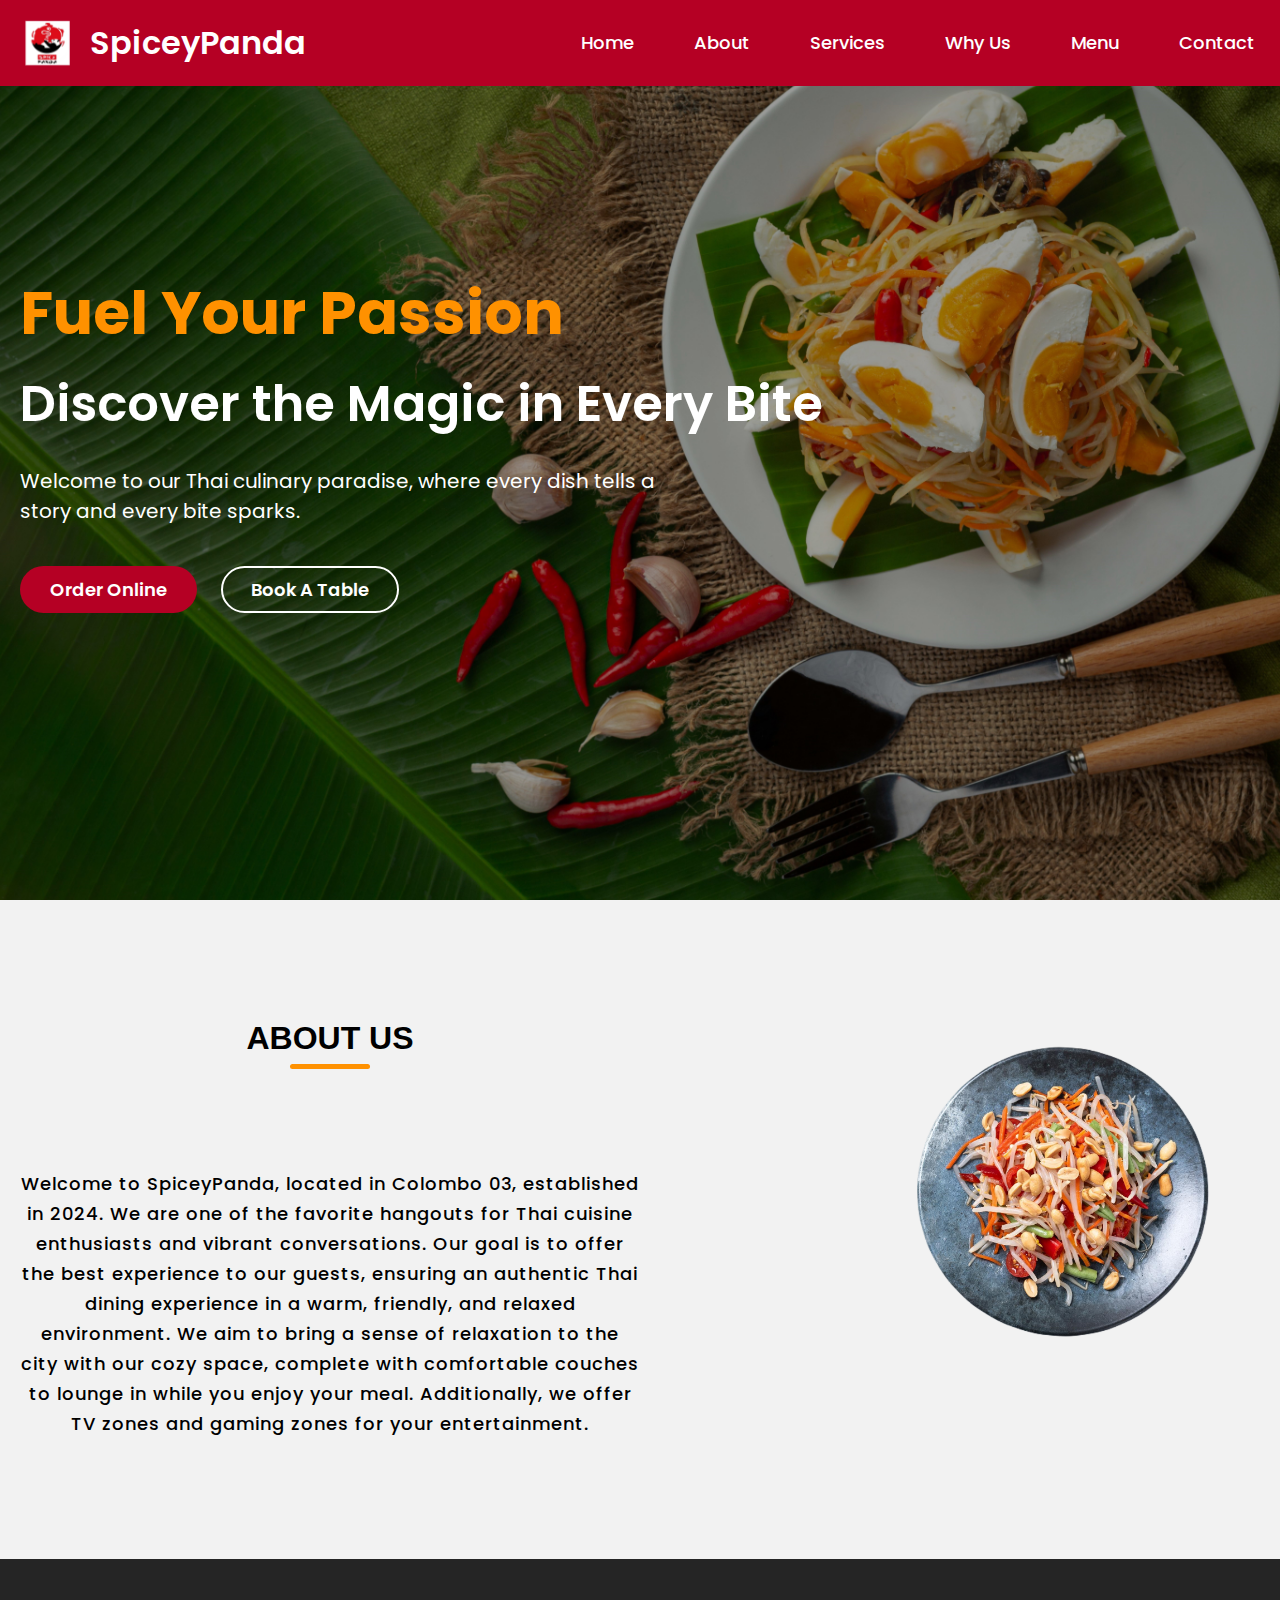
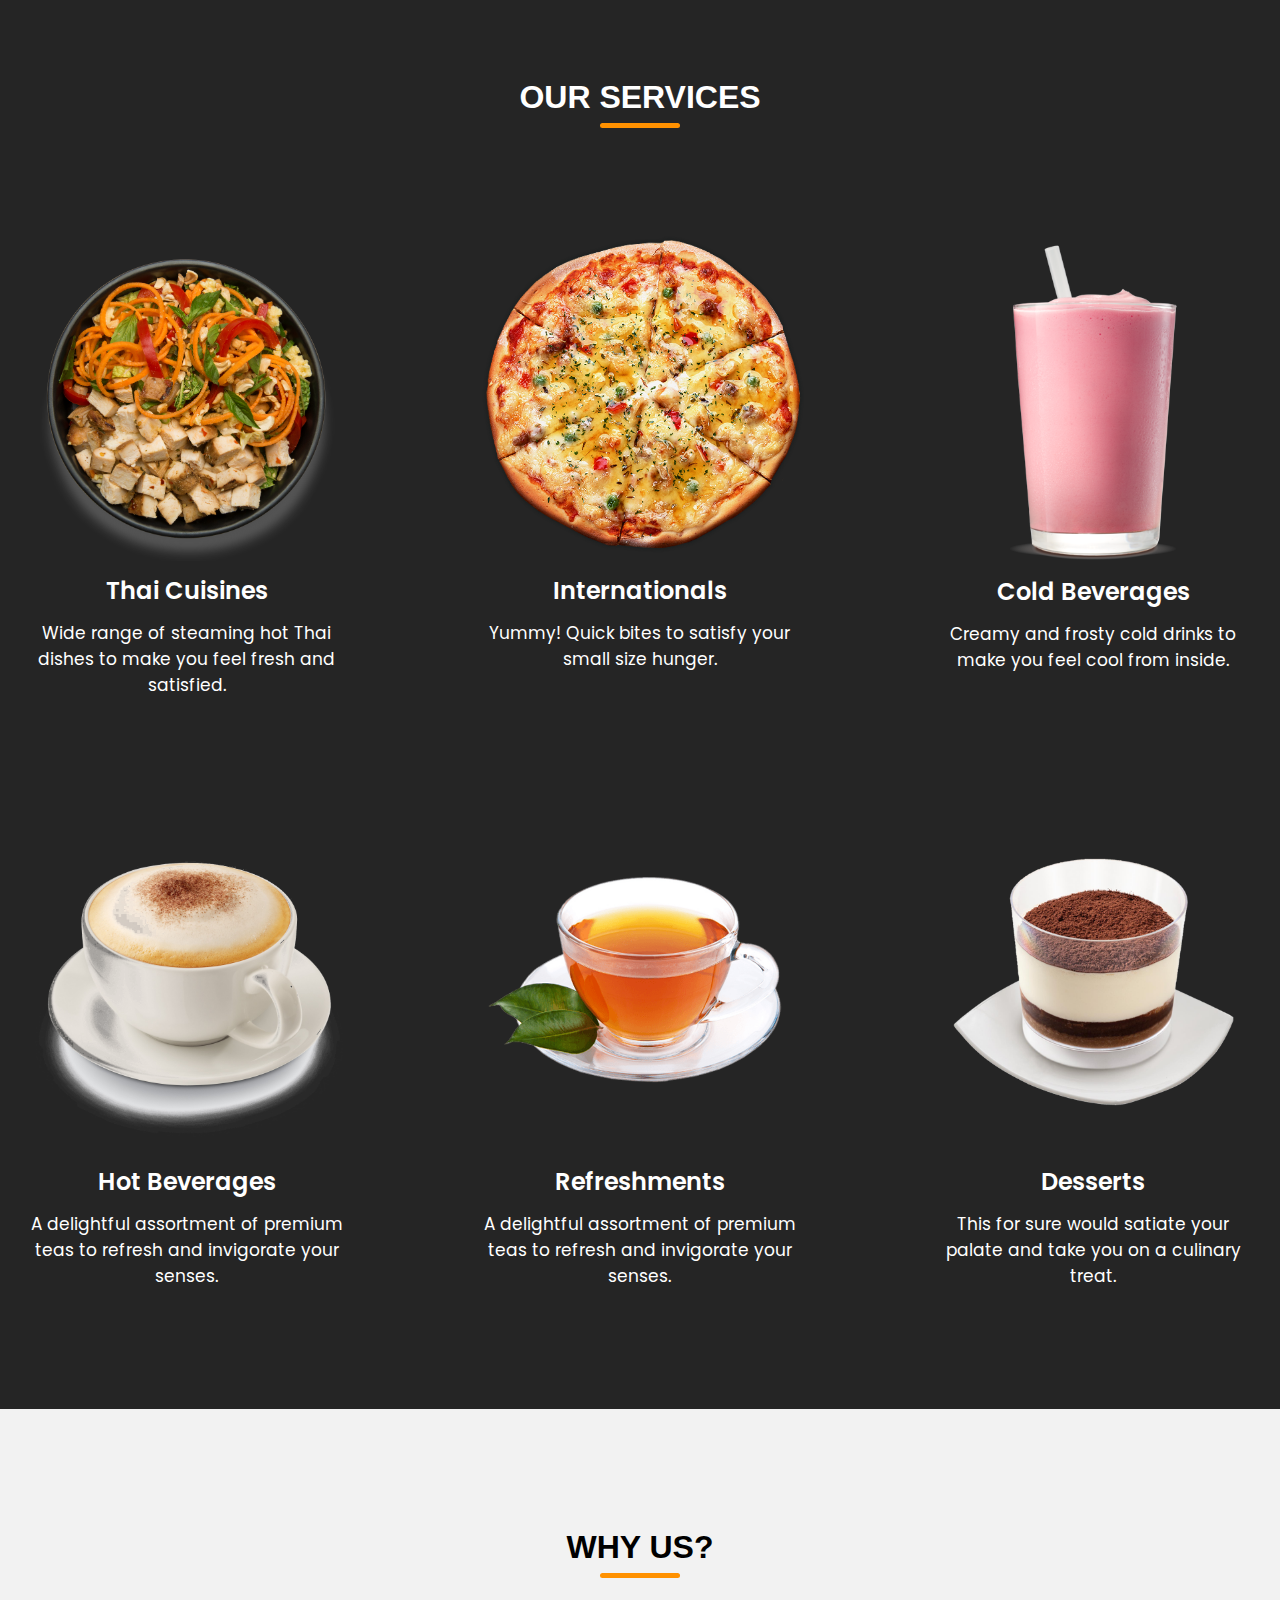
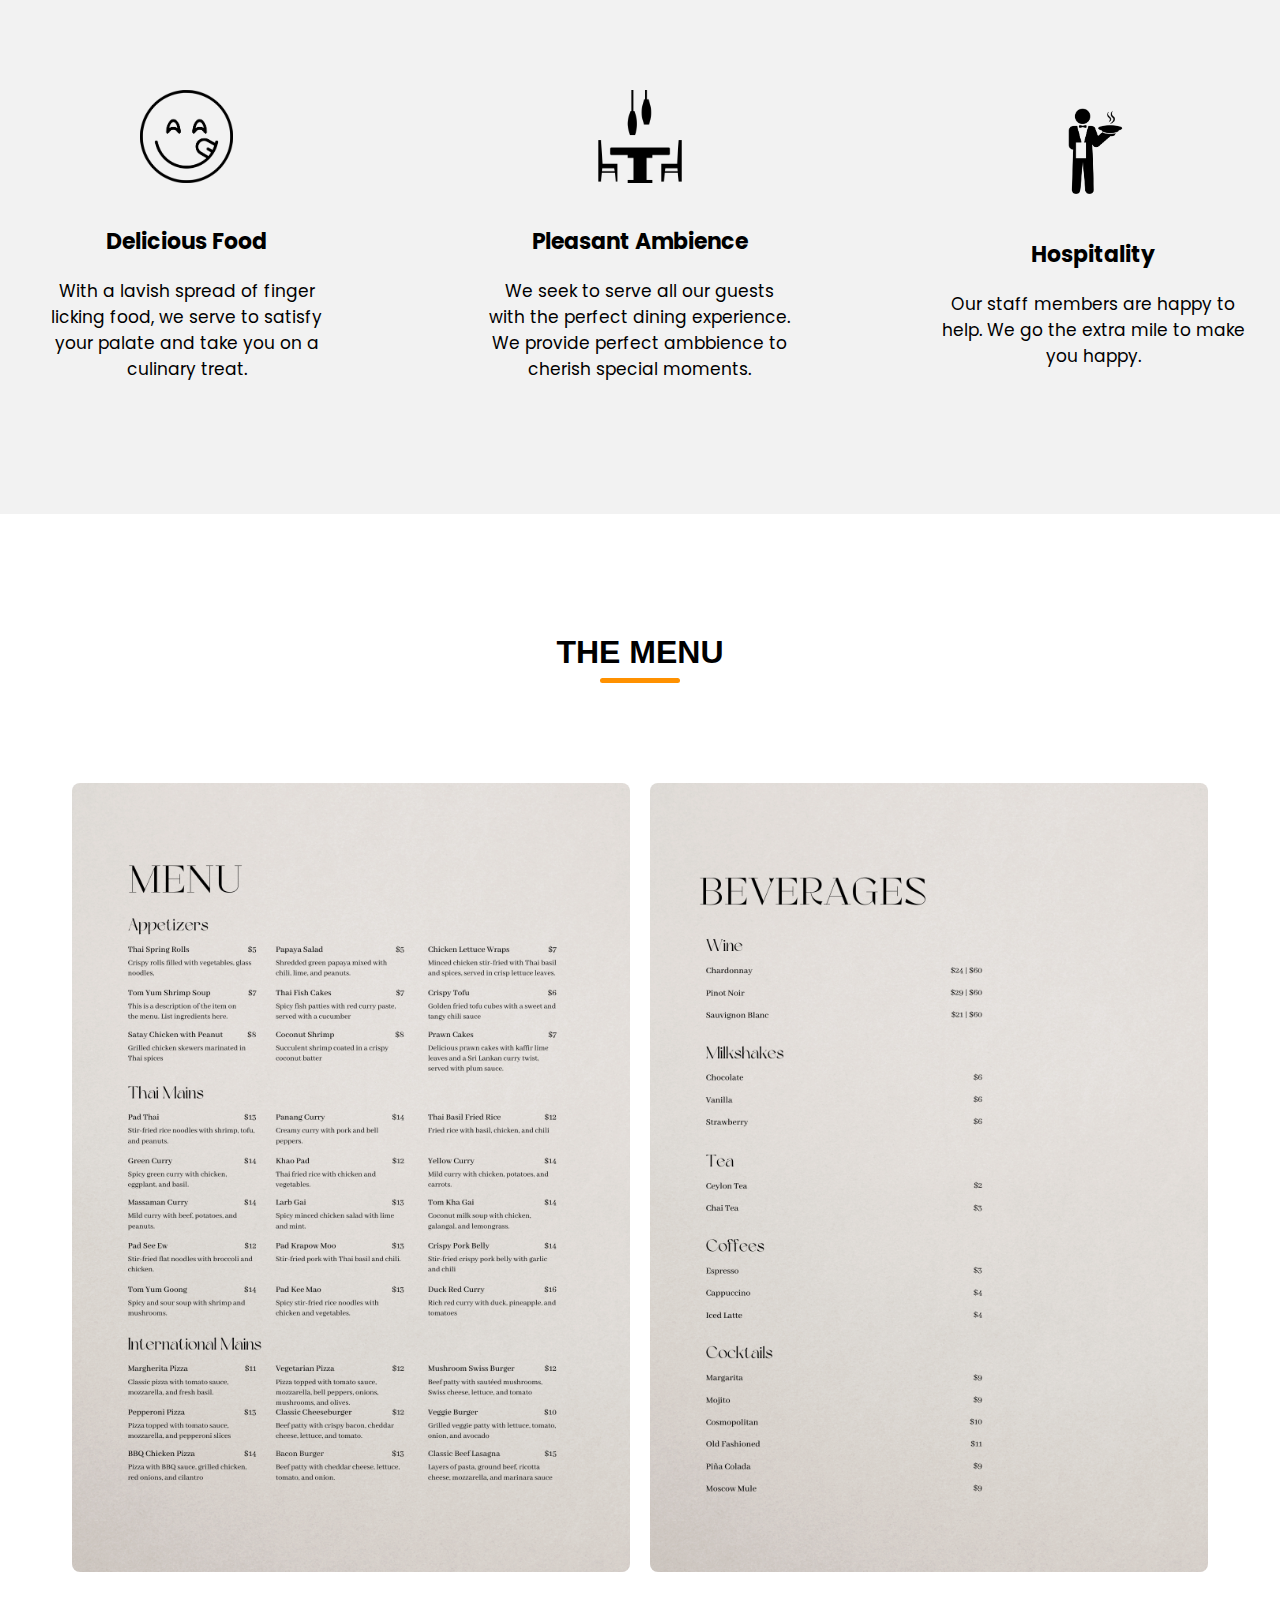
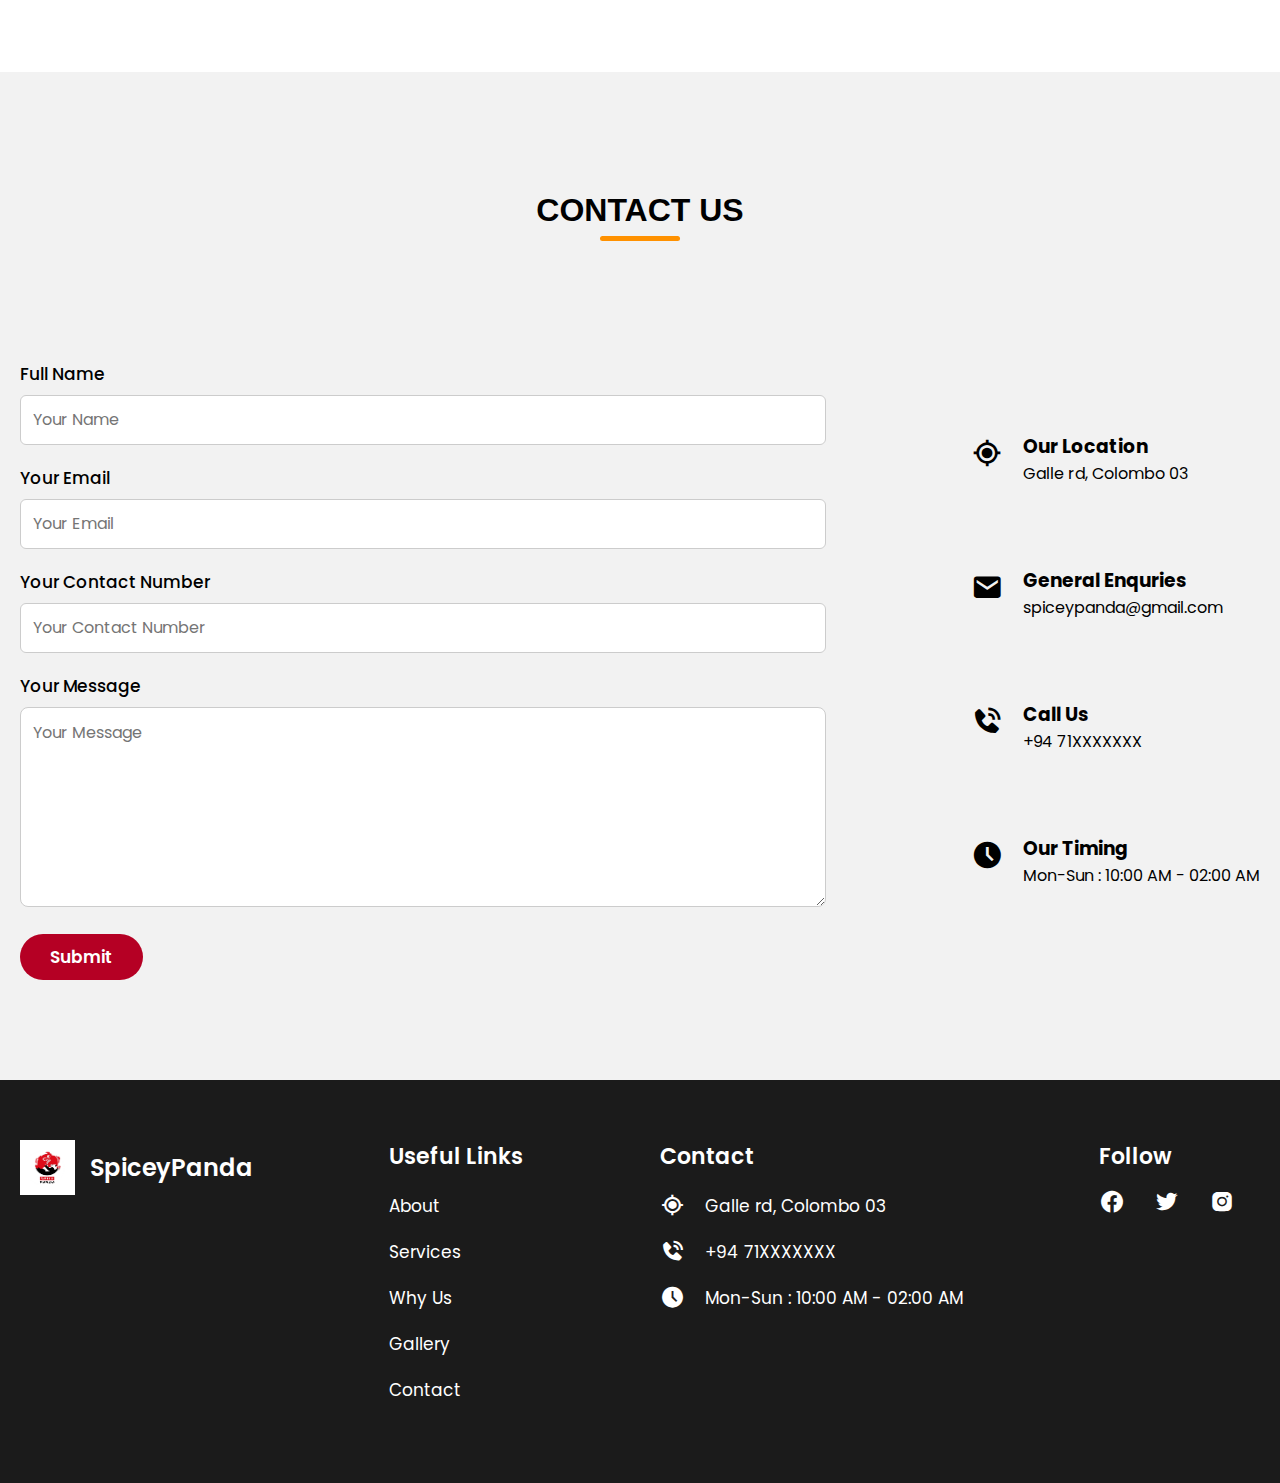
<file: index.html>
<!DOCTYPE html>
<!-- Source Codes By CodingNepal - www.codingnepalweb.com -->
<html lang="en">
  <head>
    <meta charset="UTF-8" />
    <meta name="viewport" content="width=device-width, initial-scale=1.0" />
    <title>SpiceyPanda/home</title>
    <!-- CSS Link -->
    <link rel="stylesheet" href="index.css" />
    <!-- Box Icon Link for Icons -->
    <link
      href="https://unpkg.com/boxicons@2.1.4/css/boxicons.min.css"
      rel="stylesheet"
    />
    <link rel="stylesheet" href="https://cdnjs.cloudflare.com/ajax/libs/font-awesome/4.7.0/css/font-awesome.min.css">

    <script src="index.js" defer></script>
  </head>
  <body>
    <!-- Header & Navbar Section -->
    <header>
      <nav>
        <div class="nav_logo">
          <a href="#">
            <img src="images/spicepanda.png" alt="Coffee Logo" />
            <h2>SpiceyPanda</h2>
          </a>
        </div>

        <input type="checkbox" id="click" />
        <label for="click">
          <i class="menu_btn bx bx-menu"></i>
          <i class="close_btn bx bx-x"></i>
        </label>

        <ul>
          <li><a href="#">Home</a></li>
          <li><a href="#about">About</a></li>
          <li><a href="#service">Services</a></li>
          <li><a href="#why">Why Us</a></li>
          <li><a href="#gallery">Menu</a></li>
          <li><a href="#contact">Contact</a></li>
        </ul>
      </nav>
    </header>

    <!-- Hero Section -->
    <section class="hero_section">
      <div class="section_container">
        <div class="hero_container">
          <div class="text_section">
            <h1>Fuel Your Passion</h1>
            <h2>Discover the Magic in Every Bite</h2>
            <p>
              Welcome to our Thai culinary paradise, where every dish tells a story and every bite sparks.
            </p>

            <div class="hero_section_button">
              <a href="login.html" class="button" target="_blank">Order Online</a>
              <button class="button" id="bookTableBtn">Book A Table</button>
            </div>
          </div>


        </div>
      </div>
    </section>

    <!-- About Us Section -->
    <section class="about_us" id="about">
      <div class="section_container">
        <div class="about_container">
          <div class="text_section">
            <h2 class="section_title">About Us</h2>
            <p>
              Welcome to SpiceyPanda, located in Colombo 03, established in 2024. We are one of the favorite hangouts for Thai cuisine enthusiasts and vibrant conversations. Our goal is to offer the best experience to our guests, ensuring an authentic Thai dining experience in a warm, friendly, and relaxed environment. We aim to bring a sense of relaxation to the city with our cozy space, complete with comfortable couches to lounge in while you enjoy your meal. Additionally, we offer TV zones and gaming zones for your entertainment.
            </p>
          </div>

          <div class="image_section">
            <img src="images/aboutus.png" alt="coffee" />
          </div>
        </div>
      </div>
    </section>

    <!-- Services Section -->
    <section class="services" id="service">
      <h2 class="section_title">Our Services</h2>
      <div class="section_container">
        <div class="service_container">

          <div class="services_items">
            <img src="images/pad.png" alt="Hot Beverages" />
            <div class="services_text">
              <h3>Thai Cuisines</h3>
              <p>
                Wide range of steaming hot Thai dishes to make you feel fresh and satisfied.
              </p>
            </div>
          </div>
          <div class="services_items">
            <img src="images/margharita.png" alt="Cold Beverages" />
            <div class="services_text">
              <h3>Internationals</h3>
              <p>
                Yummy! Quick bites to satisfy your small size hunger.
              </p>
            </div>
          </div>
          <div class="services_items">
            <img src="images/strawberry_shake.png" alt="Refreshment" />
            <div class="services_text">
              <h3>Cold Beverages</h3>
              <p>Creamy and frosty cold drinks to make you feel cool from inside.</p>
            </div>
          </div>
          <div class="services_items">
            <img src="images/coffees.png" alt="Special Combos" />
            <div class="services_text">
              <h3>Hot Beverages</h3>
              <p>
                A delightful assortment of premium teas to refresh and invigorate your senses.
              </p>
            </div>
          </div>
          <div class="services_items">
            <img
              src="images/tea.png"
              alt="Burger & French Fries"
            />
            <div class="services_text">
              <h3>Refreshments</h3>
              <p>A delightful assortment of premium teas to refresh and invigorate your senses.</p>
            </div>
          </div>
          <div class="services_items">
            <img src="images/tiramisu.png" alt="Desserts" />
            <div class="services_text">
              <h3>Desserts</h3>
              <p>
                This for sure would satiate your palate and take you on a
                culinary treat.
              </p>
            </div>
          </div>
        </div>
      </div>
    </section>

    <!-- Why Us Section -->
    <section class="why_us" id="why">
      <h2 class="section_title">Why Us?</h2>
      <div class="section_container">
        <div class="why_container">
          <div class="why_items">
            <img src="images/delicious.png" alt="Delicious" />
            <div class="why_us_text">
              <h3>Delicious Food</h3>
              <p>
                With a lavish spread of finger licking food, we serve to satisfy
                your palate and take you on a culinary treat.
              </p>
            </div>
          </div>
          <div class="why_items">
            <img src="images/pleasant.png" alt="Pleasant" />
            <div class="why_us_text">
              <h3>Pleasant Ambience</h3>
              <p>
                We seek to serve all our guests with the perfect dining
                experience. We provide perfect ambbience to cherish special
                moments.
              </p>
            </div>
          </div>
          <div class="why_items">
            <img src="images/hospitality.png" alt="Hospitality" />
            <div class="why_us_text">
              <h3>Hospitality</h3>
              <p>
                Our staff members are happy to help. We go the extra mile to
                make you happy.
              </p>
            </div>
          </div>
        </div>
      </div>
    </section>

    <!-- Gallery Section -->
<section class="gallery" id="gallery">
  <h2 class="section_title">The Menu</h2>
  <div class="section_container">
    <div class="gallery_container">
      <div class="gallery_item">
        <img src="images/FoodMenu.png" alt="Gallery Image 1" />
      </div>
      <div class="gallery_item">
        <img src="images/BeverageMenu.png" alt="Gallery Image 2" />
      </div>
    </div>
  </div>
</section>


    <!-- Contact Section -->
    <section class="contact" id="contact">
      <h2 class="section_title">Contact Us</h2>
      <div class="section_container">
        <div class="contact_container">
          <div class="contact_form">
            <form action="#">
              <div class="field">
                <label for="Name">Full Name</label>
                <input type="text" id="Name" placeholder="Your Name" required />
              </div>
              <div class="field">
                <label for="email">Your Email</label>
                <input
                  type="text"
                  id="email"
                  placeholder="Your Email"
                  required
                />
              </div>
              <div class="field">
                <label for="number">Your Contact Number</label>
                <input
                  type="number"
                  id="number"
                  placeholder="Your Contact Number"
                  required
                />
              </div>
              <div class="field">
                <label for="textarea">Your Message</label>
                <textarea
                  name="textarea"
                  id="textarea"
                  placeholder="Your Message"
                ></textarea>
              </div>

              <button class="button" id="submit">Submit</button>
            </form>
          </div>

          <div class="contact_text">
            <div class="contact_items">
              <i class="bx bx-current-location"></i>
              <div class="contact_details">
                <h3>Our Location</h3>
                <p>Galle rd, Colombo 03</p>
              </div>
            </div>
            <div class="contact_items">
              <i class="bx bxs-envelope"></i>
              <div class="contact_details">
                <h3>General Enquries</h3>
                <p>spiceypanda@gmail.com</p>
              </div>
            </div>
            <div class="contact_items">
              <i class="bx bxs-phone-call"></i>
              <div class="contact_details">
                <h3>Call Us</h3>
                <p>+94 71XXXXXXX</p>
              </div>
            </div>
            <div class="contact_items">
              <i class="bx bxs-time-five"></i>
              <div class="contact_details">
                <h3>Our Timing</h3>
                <p>Mon-Sun : 10:00 AM - 02:00 AM</p>
              </div>
            </div>
          </div>
        </div>
      </div>
    </section>

    <!-- Footer Section -->
    <footer>
      <div class="section_container">
        <div class="footer_section">
          <div class="footer_logo">
            <a href="index.html">
              <img src="images/logo.png" alt="Coffee Logo" />
              <h2>SpiceyPanda</h2>
            </a>
          </div>

          <div class="useful_links">
            <h3>Useful Links</h3>
            <ul>
              <li><a href="#about">About</a></li>
              <li><a href="#service">Services</a></li>
              <li><a href="#why">Why Us</a></li>
              <li><a href="#gallery">Gallery</a></li>
              <li><a href="#contact">Contact</a></li>
            </ul>
          </div>

          <div class="contact_us">
            <h3>Contact</h3>
            <ul>
              <li>
                <i class="bx bx-current-location"></i>
                <span>Galle rd, Colombo 03</span>
              </li>
              <li>
                <i class="bx bxs-phone-call"></i> <span>+94 71XXXXXXX</span>
              </li>
              <li>
                <i class="bx bxs-time-five"></i>
                <span>Mon-Sun : 10:00 AM - 02:00 AM</span>
              </li>
            </ul>
          </div>

          <div class="follow_us">
            <h3>Follow</h3>
            <i class="bx bxl-facebook-circle"></i>
            <i class="bx bxl-twitter"></i>
            <i class="bx bxl-instagram-alt"></i>
          </div>
        </div>
      </div>
    </footer>


    <!-- Popup1 HTML Structure -->
<div class="popup popup1" id="popup1">
  <div class="popup-content">
    <span class="close">&times;</span> <!-- Close button -->
    <h2>Book a Table</h2>
    <div class="subheadings">
      <div class="time-subheading">
        <i class="fa fa-clock-o"></i>
        <span>Time</span>
      </div>
      <div class="line"></div> <!-- Thick straight line -->
      <div class="contact-subheading">
        <i class="fa fa-phone"></i>
        <span>Contact</span>
      </div>
    </div>
    <form action="#" method="post">
      <!-- Form content -->
      <label for="date">When?</label>
      <input type="date" id="date" name="date" placeholder="Date" required>
      <label for="guests">Number of People</label>
      <input type="number" id="guests" name="guests" placeholder="" min="2" required>
      <label for="time">Choose a time</label>
      <input type="time" id="time" name="time" placeholder="Time" required>
      <label for="duration">Visit Duration</label>
      <select id="duration" name="duration" required>
        <option value="1h">1h</option>
        <option value="1h30min">1h 30min</option>
        <option value="2h">2h</option>
        <option value="2h30min">2h 30min</option>
        <option value="3h">3h</option>
        <option value="3h30min">3h 30min</option>
        <option value="4h">4h</option>
        <option value="4h30min">4h 30min</option>
      </select>
      <input type="submit" id="nextButton" value="Continue">
    </form>
  </div>
</div>

<!-- Popup2 HTML Structure -->
<div class="popup popup2" id="popup2">
  <div class="popup-content no-animation">
    <span class="close close2">&times;</span> <!-- Close button -->
    <h2>Book a Table</h2>
    <div class="subheadings">
      <div class="time-subheading">
        <i class="fa fa-clock-o"></i>
        <span>Time</span>
      </div>
      <div class="line"></div> <!-- Thick straight line -->
      <div class="contact-subheading">
        <i class="fa fa-phone"></i>
        <span>Contact</span>
      </div>
    </div>
    <form action="#" method="post">
      <!-- Form content -->
      <label for="name">Your name</label>
      <input type="text" id="name" name="name" placeholder="" required>
      <label for="email">Email*</label>
      <input type="email" id="mail" name="email" placeholder="" required>
      <label for="tel">Telephone</label>
      <input type="tel" id="tel" name="tel" placeholder="" required>
      <label for="req">Special request or comment</label>
      <input type="text" id="req" name="req" placeholder="" required>
      <input type="submit" value="Book a table">
    </form>
  </div>
</div>

<!-- Confirm Popup HTML Structure -->
<!-- Confirm Popup HTML Structure -->
<div class="popup" id="confirm">
  <div class="popup-content">
    <span class="close">&times;</span> <!-- Close button -->
    <h2>Book a Table</h2>
    <div class="sub"><h2>Request details</h2></div>
    <div class="reservation-details">
      <table>
        <tbody>
          <tr>
            <th>Name</th>
            <td id="reservation-name"></td>
          </tr>
          <tr>
            <th>Email</th>
            <td id="reservation-email"></td>
          </tr>
          <tr>
            <th>Telephone</th>
            <td id="reservation-tel"></td>
          </tr>
          <tr>
            <th>Date</th>
            <td id="reservation-date"></td>
          </tr>
          <tr>
            <th>Time</th>
            <td id="reservation-time"></td>
          </tr>
          <tr>
            <th>Person count</th>
            <td id="reservation-guests"></td>
          </tr>
          <tr>
            <th>Visit Duration</th>
            <td id="reservation-duration"></td>
          </tr>
        </tbody>
      </table>
    </div>
    <div class="note"><h2>We will confirm your reservation soon as possible</h2></div>
    <input type="submit" value="Confirm" id="confirmReservationBtn">
  </div>
</div>








  
  
  

  </body>
</html>
</file>
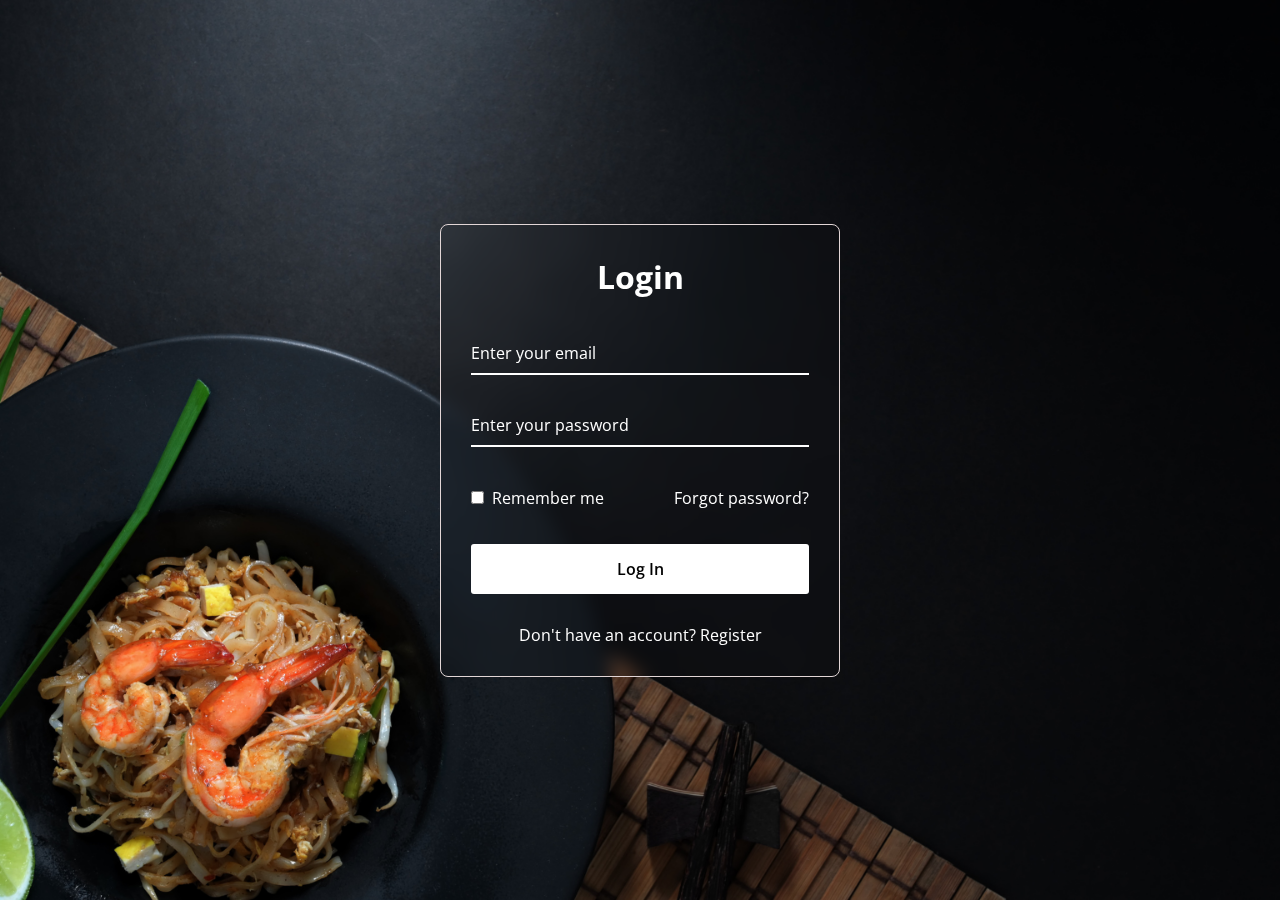
<file: login.html>
<!DOCTYPE html>
<!-- Coding By CodingNepal - www.codingnepalweb.com -->
<html>

<head>
  <meta charset="UTF-8">
  <meta name="viewport" content="width=device-width, initial-scale=1.0">
  <title>SpiceyPanda/login</title>
  <link rel="stylesheet" href="login.css">
</head>

<body>
  <div class="wrapper">
    <form action="doinsert2.php" method="post">
      <h2>Login</h2>
      <div class="input-field">
        <input type="text" name="email" required>
        <label>Enter your email</label>
      </div>
      <div class="input-field">
        <input type="password" name="password" required>
        <label>Enter your password</label>
      </div>
      <div class="forget">
        <label for="remember">
          <input type="checkbox" id="remember">
          <p>Remember me</p>
        </label>
        <a href="#">Forgot password?</a>
      </div>
      <button type="submit">Log In</button>
      <div class="register">
        <p>Don't have an account? <a href="Register.html">Register</a></p>
      </div>
    </form>
  </div>
</body>

</html>
</file>
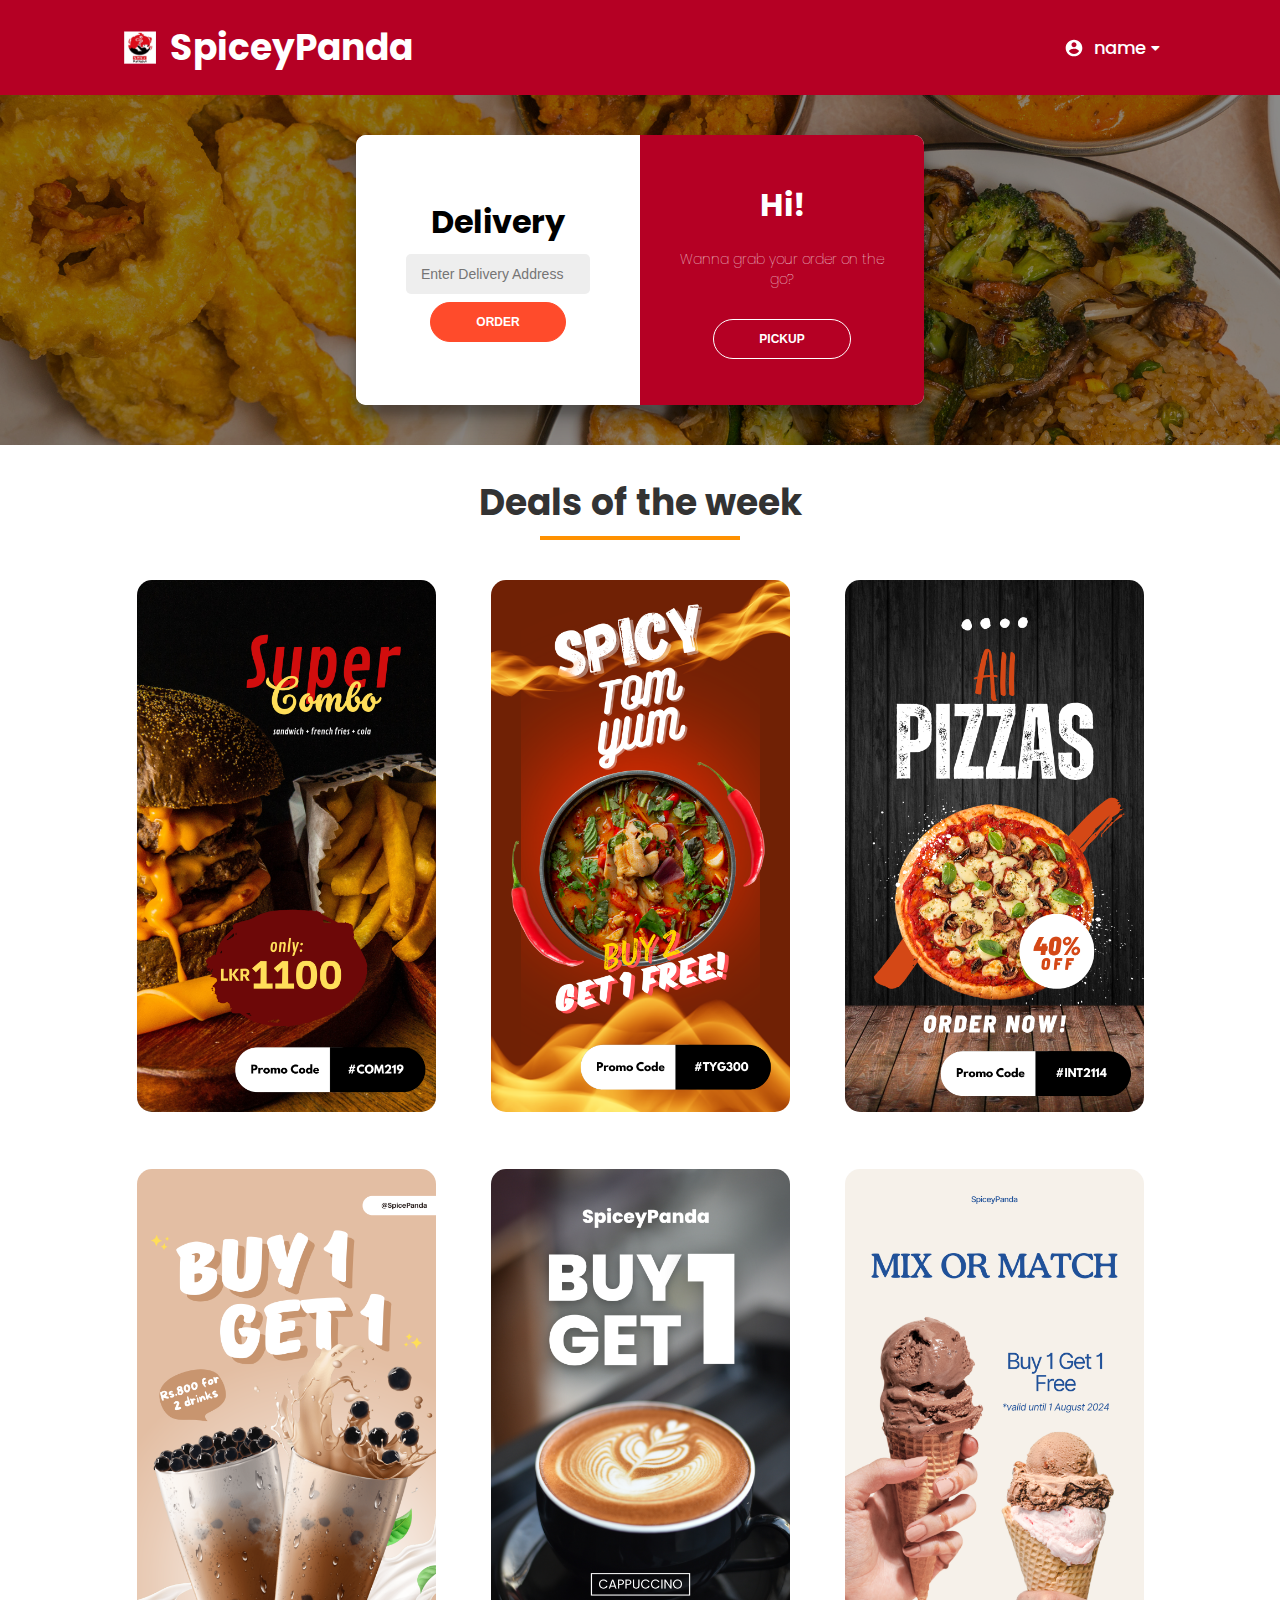
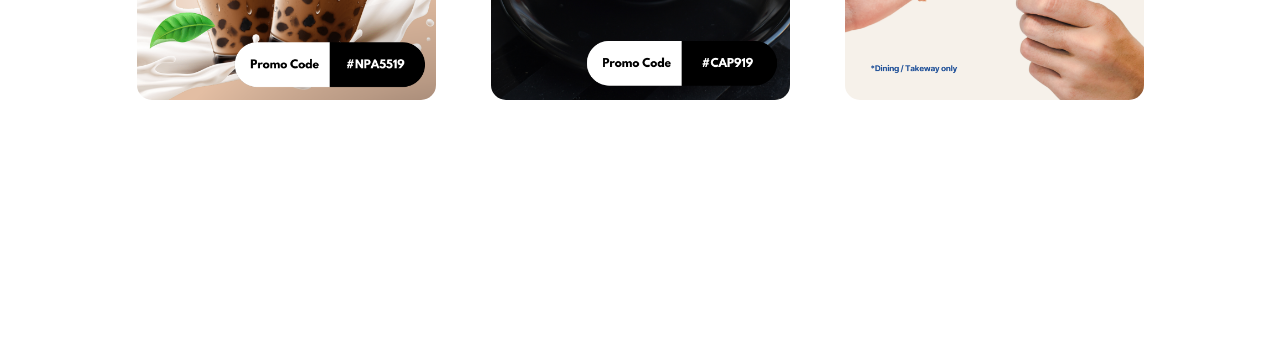
<file: member.html>
<!DOCTYPE html>
<html lang="en">
<head>
  <meta charset="UTF-8">
  <meta name="viewport" content="width=device-width, initial-scale=1.0">
  <title>SpiceyPanda/Member</title>
  <link rel="stylesheet" href="member.css">
  <!-- Link to Font Awesome for icons -->
  <link rel="stylesheet" href="https://cdnjs.cloudflare.com/ajax/libs/font-awesome/5.15.3/css/all.min.css">
</head>
<body>
    <header>
        <div class="logo-container">
            <img src="images/spicepanda.png" alt="Logo">
            <h1>SpiceyPanda</h1>
        </div>
        <div class="account">
            <img src="images/account_svg.svg" alt="account">
            <span id="user-name">name</span>
            <i class="fas fa-caret-down" id="dropdown-icon"></i>
            <div class="dropdown-content" id="dropdown-content">
                <!-- Dropdown content here -->
                <a href="personal_info.html">Profile</a>
                <a href="#">Order history</a>
                <a href="#">Logout</a>
            </div>
        </div>
    </header>

    <div class="container" id="container">
        <div class="form-container sign-up-container">
            <form action="order.html">
                <h1>Pickup</h1>
                <span>Choose store location</span>
                <div class="dropdown">
                    <select id="pickup-delivery" name="pickup-delivery">
                        <option value="dehiwala">Dehiwala</option>
                        <option value="gangaramaya">Gangaramaya</option>
                        <option value="Port city">Port city</option>
                    </select>
                </div>
                <button type="submit">Order</button>
            </form>
        </div>
        <div class="form-container sign-in-container">
            <form action="order.html">
                <h1>Delivery</h1>
                <input type="text" placeholder="Enter Delivery Address" />
                <button type="submit">Order</button>
            </form>
        </div>
        <div class="overlay-container">
            <div class="overlay">
                <div class="overlay-panel overlay-left">
                    <h1>Hi!</h1>
                    <p>Want to have your delicious order at your doorstep?</p>
                    <button class="ghost" id="signIn">Delivery</button>
                </div>
                <div class="overlay-panel overlay-right">
                    <h1>Hi!</h1>
                    <p>Wanna grab your order on the go?</p>
                    <button class="ghost" id="signUp">Pickup</button>
                </div>
            </div>
        </div>
    </div>

    <div class="offers">
        <h1>Deals of the week</h1>
        <div class="deals-row">
            <div class="deal1">
                <img src="images/burger_offer.png" alt="Burger Offer">
            </div>
            <div class="deal1">
                <img src="images/buy1_offer.png" alt="Buy 1 Get 1 Offer">
            </div>
            <div class="deal1">
                <img src="images/pizza_offer.png" alt="Pizza Offer">
            </div>
        </div>
        <div class="deals-row">
            <div class="deal1">
                <img src="images/boba_offer.png" alt="Sushi Offer">
            </div>
            <div class="deal1">
                <img src="images/cap_offer.png" alt="Salad Offer">
            </div>
            <div class="deal1">
                <img src="images/gelato_offer.png" alt="Salad Offer">
            </div>
        </div>
    </div>

    <script>
        // Fetch the first name and display it next to the account icon
        document.addEventListener('DOMContentLoaded', function() {
            fetch('get_user_info.php')
                .then(response => response.json())
                .then(data => {
                    if (data.status === 'success') {
                        document.getElementById('user-name').textContent = data.first_name;
                    } else {
                        console.log('User not logged in');
                    }
                })
                .catch(error => console.error('Error:', error));
        });


       

        document.addEventListener('DOMContentLoaded', function() {
    var userName = document.getElementById('dropdown-icon');
    var dropdownContent = document.getElementById('dropdown-content');

    // Toggle dropdown visibility on user-name click
    userName.addEventListener('click', function(event) {
        event.stopPropagation(); // Prevents the click from bubbling up and closing the dropdown
        if (dropdownContent.classList.contains('show')) {
            dropdownContent.classList.remove('show');
            dropdownContent.classList.add('hide');
            setTimeout(() => {
                dropdownContent.style.display = 'none';
            }, 300); // Match this with the duration of the animation
        } else {
            dropdownContent.style.display = 'block';
            dropdownContent.classList.remove('hide');
            setTimeout(() => {
                dropdownContent.classList.add('show');
            }, 10); // Small delay to ensure display change is applied
        }
    });

    // Close dropdown when user clicks outside of it
    document.addEventListener('click', function(event) {
        if (!userName.contains(event.target) && !dropdownContent.contains(event.target)) {
            if (dropdownContent.classList.contains('show')) {
                dropdownContent.classList.remove('show');
                dropdownContent.classList.add('hide');
                setTimeout(() => {
                    dropdownContent.style.display = 'none';
                }, 300); // Match this with the duration of the animation
            }
        }
    });

    // Close dropdown when user clicks on a link inside the dropdown
    dropdownContent.addEventListener('click', function(event) {
        if (event.target.tagName === 'A') {
            dropdownContent.classList.remove('show');
            dropdownContent.classList.add('hide');
            setTimeout(() => {
                dropdownContent.style.display = 'none';
            }, 300); // Match this with the duration of the animation
        }
    });
});




    </script>
    <script src="member.js"></script>
</body>
</html>
</file>
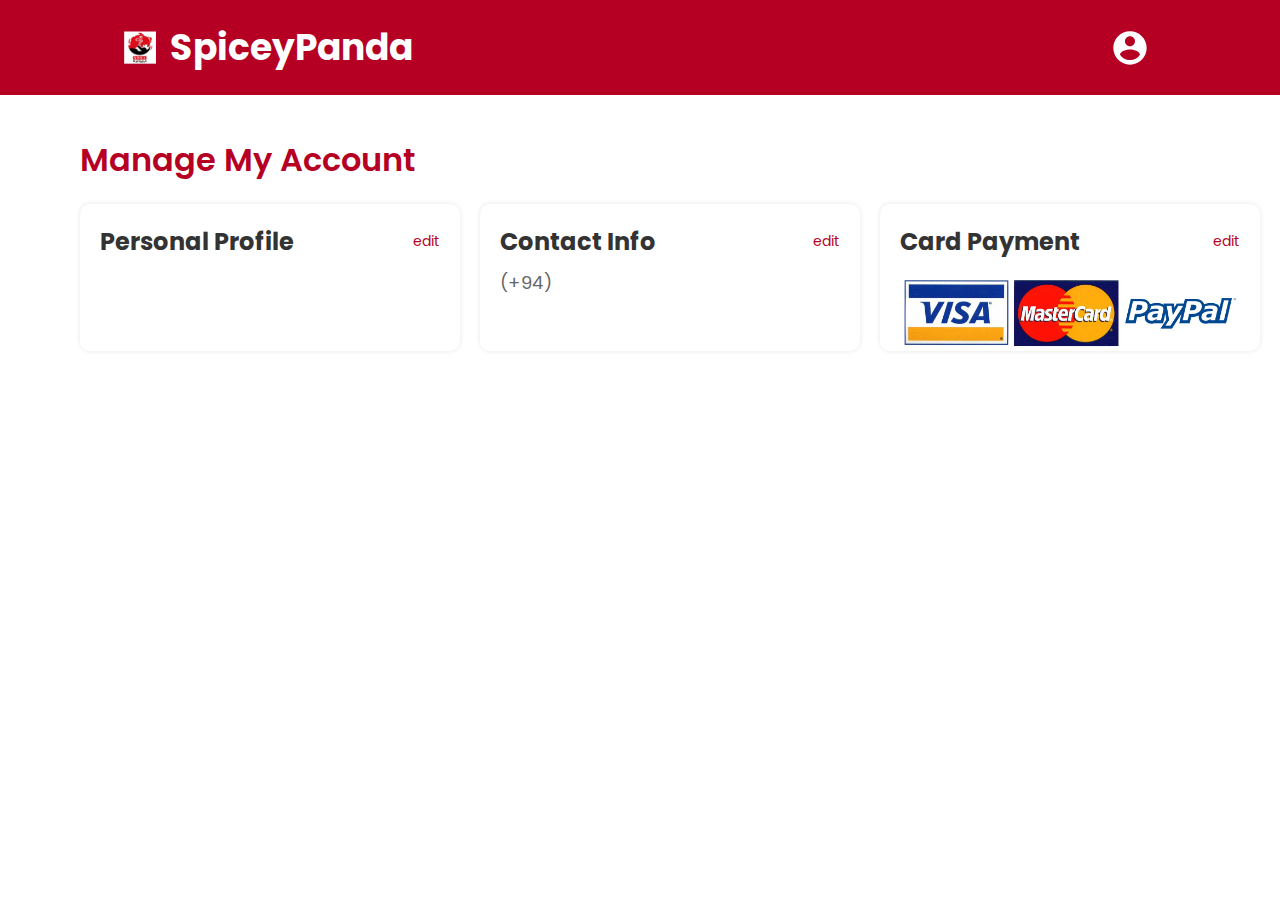
<file: personal_info.html>
<!DOCTYPE html>
<html lang="en">
<head>
  <meta charset="UTF-8">
  <meta name="viewport" content="width=device-width, initial-scale=1.0">
  <title>SpiceyPanda/Member</title>
  <link rel="stylesheet" href="personal_info.css">
  <!-- Link to Font Awesome for icons -->
  <link rel="stylesheet" href="https://cdnjs.cloudflare.com/ajax/libs/font-awesome/5.15.3/css/all.min.css">
</head>
<body>
    <header>
        <div class="logo-container">
            <img src="images/spicepanda.png" alt="Logo">
            <h1>SpiceyPanda</h1>
        </div>
        <div class="account">
            <img src="images/account_svg.svg" alt="account">
            <span id="user-name"></span>
        </div>
    </header>

    <div class="personal_details">
        <h1>Manage My Account</h1>
        <div class="profile_contact_container">
            <div class="profile">
                <div class="profile-header">
                    <h2>Personal Profile</h2>
                    <a href="#" class="edit-link">edit</a>
                </div>
                <div class="profile-content">
                    <p><strong></strong> <span id="first-name"></span></p>
                    <p><strong></strong> <span id="email"></span></p>
                </div>
            </div>
            <div class="Contact">
                <div class="profile-header">
                    <h2>Contact Info</h2>
                    <a href="#" class="edit-link">edit</a>
                </div>
                <div class="profile-content">
                    <p>(+94)<span id="telephone"></span></p>
                    <p><strong></strong> <span id="address"></span></p>
                </div>
            </div>
            <div class="payment">
                <div class="profile-header">
                    <h2>Card Payment</h2>
                    <a href="#" class="edit-link">edit</a>
                </div>
                <div class="img-content">
                    <img src="images/card_pay.png" alt="card">
                </div>
            </div>
        </div>
    </div>
    

    <script>
        // Fetch user details and display them
        document.addEventListener('DOMContentLoaded', function() {
            fetch('get_user_info.php')
                .then(response => response.json())
                .then(data => {
                    console.log(data);  // Debugging line to check data
                    if (data.status === 'success') {
                        document.getElementById('user-name').textContent = data.first_name;
                        document.getElementById('first-name').textContent = data.first_name;
                        document.getElementById('email').textContent = data.email;
                        document.getElementById('telephone').textContent = data.telephone;
                        document.getElementById('address').textContent = data.address; // Update address display
                    } else {
                        console.log('User not logged in');
                    }
                })
                .catch(error => console.error('Error:', error));
        });
    </script>
    
</body>
</html>
</file>
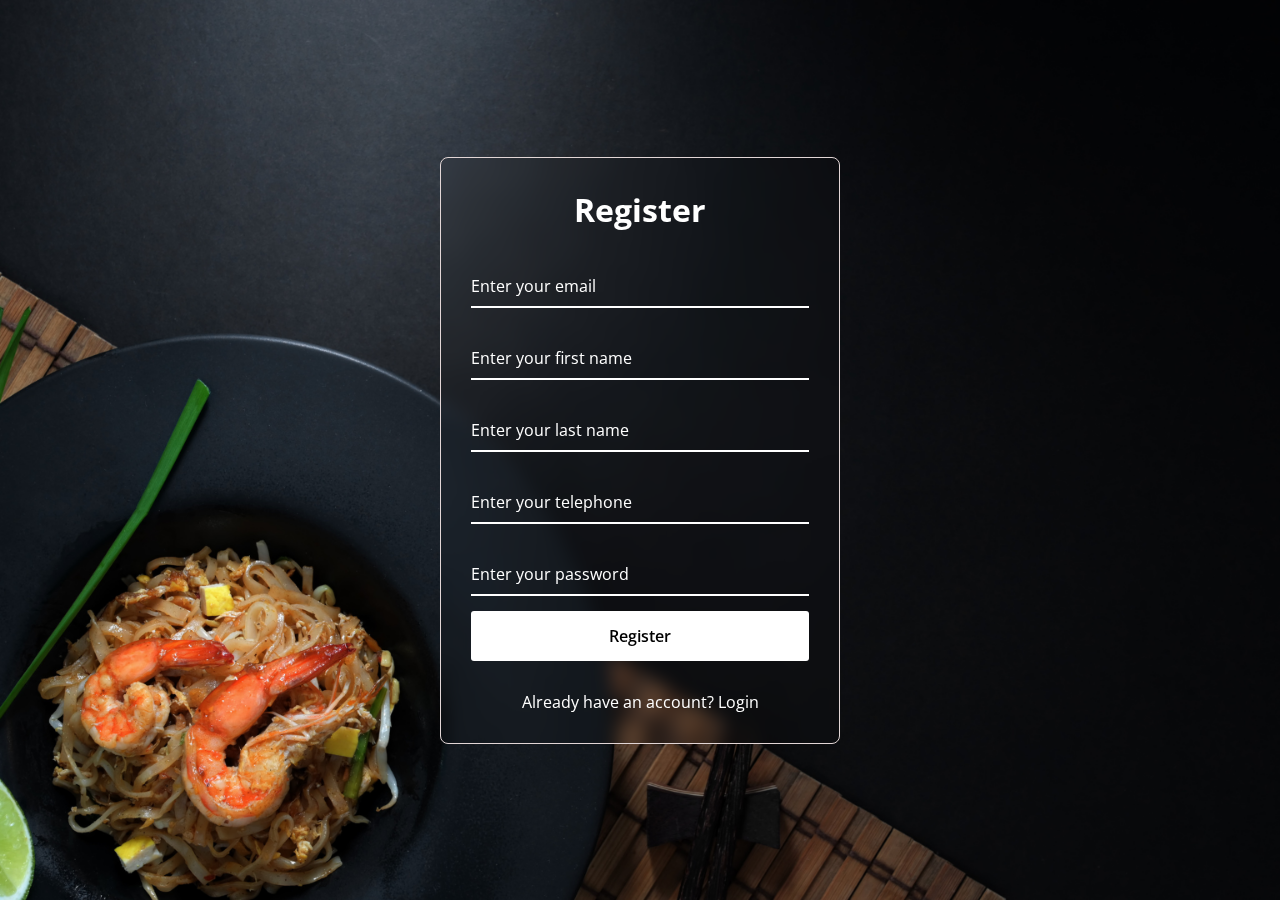
<file: Register.html>
<!DOCTYPE html>
<!-- Coding By CodingNepal - www.codingnepalweb.com -->
<html>
<head>
  <meta charset="UTF-8">
  <meta name="viewport" content="width=device-width, initial-scale=1.0">
  <title>SpiceyPanda/register</title>
  <link rel="stylesheet" href="login.css">
</head>
<body>
  <div class="wrapper">
    <form action="doinsert.php" method="POST">
      <h2>Register</h2>
      <div class="input-field">
        <input type="text" name="email" required>
        <label>Enter your email</label>
      </div>
      <div class="input-field">
        <input type="text" name="first_name" required>
        <label>Enter your first name</label>
      </div>
      <div class="input-field">
        <input type="text" name="last_name" required>
        <label>Enter your last name</label>
      </div>
      <div class="input-field">
        <input type="tel" name="telephone" required>
        <label>Enter your telephone</label>
      </div>
      <div class="input-field">
        <input type="password" name="password" required>
        <label>Enter your password</label>
      </div>
      <button type="submit">Register</button>
      <div class="register">
        <p>Already have an account? <a href="login.html">Login</a></p>
      </div>
    </form>
  </div>
</body>
</html>
</file>
<file: index.css>
/* Importing Google font - Poppins */
@import url("https://fonts.googleapis.com/css2?family=Poppins:wght@400;500;600;700&display=swap");

* {
    margin: 0;
    padding: 0;
    box-sizing: border-box;
    font-family: "Poppins", sans-serif;
}

/* Defining Custome Variables */
:root {
    /* Colors */
    --primary-color: #b50024;
    --secondary-color: #ff9100;
    --dark-color: #252525;
    --white-color: #fff;
    --light-gray-color: #f2f2f2;

    /* Site Max-Width */
    --site-max-width: 1300px;
}

html {
    scroll-behavior: smooth;
}

body {
    background-color: var(--white-color);
}

/* Setting for the whole website */
a {
    text-decoration: none;
}

ul {
    list-style: none;
}

.section_container {
    margin: 0 auto;
    max-width: var(--site-max-width);
}

.section_title {
    text-align: center;
    padding: 60px 0 100px;
    font-size: 32px;
    font-family: "Righteous", sans-serif;
    text-transform: uppercase;
}

.section_title::after {
    content: '';
    width: 80px;
    background: var(--secondary-color);
    height: 5px;
    display: block;
    margin: 7px auto 0;
    border-radius: 8px;
}

/* Styling for the header section */
header {
    position: fixed;
    top: 0;
    width: 100%;
    z-index: 1;
    background: var(--primary-color);
}

nav {
    display: flex;
    padding: 15px 0 15px 20px;
    justify-content: space-between;
    align-items: center;
    margin: 0 auto;
    max-width: var(--site-max-width);
}

nav .nav_logo a {
    display: flex;
    gap: 15px;
    align-items: center;
}

nav .nav_logo a img {
    max-width: 55px;
}

nav .nav_logo h2 {
    color: var(--white-color);
    font-weight: 600;
    font-size: 32px;
}

nav ul {
    display: flex;
    gap: 10px;
}

nav ul li a {
    display: block;
    padding: 10px 25px;
    font-size: 18px;
    font-weight: 500;
    color: var(--white-color);
    border-radius: 30px;
    transition: all 0.2s ease;
}

nav ul li a:hover {
    color: #b50024;
    background-color: var(--secondary-color);
}

nav label {
    font-size: 32px;
    color: var(--white-color);
    cursor: pointer;
}

label .menu_btn,
label .close_btn {
    display: none;
}

#click {
    display: none;
}

/* Hero Section */
.hero_section {
    min-height: 100vh;
    background: url(images/header_back.jpg) no-repeat center center;
    background-size: cover; /* or 'contain' based on your preference */
}

.hero_container {
    display: flex;
    gap: 20px;
    padding: 20px;
    align-items: center;
    padding-top: 85px;
    min-height: calc(100vh - 85px);
    justify-content: space-between;
}

.hero_container .text_section h1 {
    font-size: 60px;
    color: var(--secondary-color);
}

.hero_container .text_section h2 {
    font-size: 50px;
    font-weight: 600;
    color: var(--white-color);
    margin-top: 8px;
}

.hero_container .text_section p {
    font-size: 20px;
    font-weight: 400;
    color: var(--white-color);
    margin: 24px 0 40px;
    max-width: 70%;
}

.hero_container .hero_section_button {
    display: flex;
    gap: 24px;
}

.hero_container .hero_section_button .button {
    padding: 8px 28px;
    border: 2px solid transparent;
    outline: none;
    cursor: pointer;
    border-radius: 50px;
    background: #b50024;
    color: #ffffff;
    font-size: 18px;
    font-weight: 600;
    transition: all 0.4s ease;
}

.hero_container .hero_section_button .button:last-child {
    color: var(--white-color);
    border-color: var(--white-color);
    background: none;
}

.hero_container .hero_section_button .button:first-child:hover {
    color: var(--white-color);
    background: transparent;
    border-color: var(--white-color);
}

.hero_container .hero_section_button .button:last-child:hover {
    color: var(--primary-color);
    background: var(--secondary-color);
    border-color: var(--secondary-color);
}

.hero_container .image_section {
    max-width: 45%;
}

.hero_container .image_section img {
    width: 100%;
}

/* About Us Section */
.about_us {
    padding: 60px 20px 120px;
    background: var(--light-gray-color);
}

.about_container {
    display: flex;
    justify-content: space-between;
    gap: 20px;
    align-items: center;
}

.about_container .text_section {
    max-width: 50%;
}

.about_container .text_section p {
    font-size: 18px;
    font-weight: 500;
    letter-spacing: 1px;
    line-height: 30px;
    text-align: center;
}

.about_container .image_section {
    max-width: 45%;
}

.about_container .image_section img {
    width: 100%;
}

/* Services Section */
.services {
    background: var(--dark-color);
    color: var(--white-color);
    padding: 60px 20px 120px;
}

.services .service_container {
    display: flex;
    justify-content: space-between;
    gap: 120px;
    align-items: flex-start; /* Change to flex-start for top alignment */
    flex-wrap: wrap;
}

.section_container .services_items {
    width: calc(100% / 3 - 80px); /* Adjusted for padding and margin */
    display: flex;
    flex-direction: column; /* Stack items vertically */
    align-items: center; /* Center items horizontally */
    text-align: center;
}

.section_container .services_items img {
    width: 100%;
    height: 100%;
    object-fit: cover; /* or contain, fill, scale-down based on your requirement */
}

.services_items .services_text {
    width: 100%;
    display: flex;
    flex-direction: column;
    align-items: center; /* Center text horizontally */
}

.services_items .services_text h3 {
    margin: 12px 0;
    font-weight: 600;
    font-size: 24px;
}

.services_items .services_text p {
    font-size: 17px;
}


/* Why Us Section */
.why_us {
    background: var(--light-gray-color);
    padding: 60px 20px 120px;
}

.why_us .why_container {
    display: flex;
    justify-content: space-between;
    gap: 80px;
    align-items: center;
    flex-wrap: wrap;
}

.why_container .why_items img {
    width: 30%;
    margin-bottom: 10px;
}

.why_container .why_items {
    width: calc(100% / 3 - 80px);
    padding: 12px;
    display: flex;
    flex-direction: column;
    align-items: center;
    gap: 12px;
}

.why_items .why_us_text {
    text-align: center;
}

.why_items .why_us_text h3 {
    margin: 20px 0;
    font-size: 22px;
}

.why_items .why_us_text p {
    font-size: 17px;
}

/* Gallery Section */
.gallery {
    background: var(--white-color);
    padding: 60px 20px 100px;
}

.gallery .gallery_container {
    display: flex;
    justify-content: center;
    gap: 20px; /* Adjust the gap between images as needed */
}

.gallery_container .gallery_item {
    width: 45%; /* Adjust the width of the containers to fit side by side */
    border: 4px solid var(--border-color); /* Border around the image */
    border-radius: 8px;
    overflow: hidden;
    box-sizing: border-box; /* Include border in width calculation */
}

.gallery .gallery_item img {
    width: 100%;
    display: block;
    border-radius: 4px; /* Adjust border radius as needed */
    /* Remove or comment out the transition property */
    /* transition: transform 0.4s ease; */
}




/* Contact Section */
.contact {
    background: var(--light-gray-color);
    padding: 60px 20px 100px;
}

.contact_container {
    display: flex;
    gap: 50px;
    align-items: center;
    justify-content: space-between;
}

.contact_container .contact_form {
    max-width: 65%;
    width: 100%;
}

.contact_container .contact_form .field {
    margin: 20px 0;
}

.contact_container .contact_form .field label {
    display: block;
    font-size: 17px;
    font-weight: 500;
    margin-bottom: 8px;
}

.contact_container .contact_form .field input {
    width: 100%;
    height: 50px;
    padding: 0 12px;
    font-size: 16px;
    border-radius: 6px;
    border: 1px solid #ccc;
}

.contact_container .contact_form textarea {
    width: 100%;
    height: 200px;
    padding: 12px;
    font-size: 16px;
    border-radius: 8px;
    border: 1px solid #ccc;
    resize: vertical;
}

.contact_container .contact_form .button {
    padding: 8px 28px;
    border: 2px solid transparent;
    outline: none;
    cursor: pointer;
    border-radius: 50px;
    background: var(--primary-color);
    color: var(--white-color);
    font-size: 17px;
    font-weight: 600;
    transition: all 0.4s ease;
}

.contact_container .contact_form .button:hover {
    color: var(--primary-color);
    background: transparent;
    border-color: var(--primary-color);
}

.contact_text .contact_items {
    display: flex;
    gap: 20px;
    margin: 80px 0;
}

.contact_text .contact_items i {
    font-size: 32px;
    margin-top: 5px;
}

/* Footer Section */
footer {
    background: #1b1b1b;
    color: var(--white-color);
    padding: 60px 20px;
}

.footer_section {
    display: flex;
    justify-content: space-between;
}

.footer_section h3 {
    font-size: 22px;
    margin-bottom: 16px;
    font-weight: 600;
}

.footer_section .footer_logo a {
    display: flex;
    gap: 15px;
    align-items: center;
    color: var(--white-color);
}

.footer_section .footer_logo a img {
    max-width: 55px;
}

.footer_section .footer_logo a h2 {
    font-weight: 600;
}

.footer_section .useful_links ul li {
    margin: 20px 0;
}

.footer_section .useful_links ul li a {
    color: var(--white-color);
    font-size: 17px;
}

.footer_section .useful_links ul li a:hover {
    text-decoration: underline;
}

.footer_section .contact_us ul li {
    margin: 20px 0;
    display: flex;
    align-items: center;
    gap: 20px;
}

.footer_section .contact_us ul li i {
    font-size: 25px;
}

.footer_section .contact_us ul li span {
    font-size: 17px;
}

.footer_section .follow_us i {
    font-size: 26px;
    margin-right: 25px;
    cursor: pointer;
    transition: all 0.3s ease;
}

.footer_section .follow_us i:hover {
    color: var(--secondary-color);
}


/* Responsive Media Query code for max-width: 1024px */

@media screen and (max-width: 1024px) {
    nav {
        padding: 15px 20px;
    }

    label .menu_btn {
        display: block;
    }

    nav ul {
        display: block;
        background: var(--white-color);
        position: absolute;
        top: 75px;
        left: -100%;
        overflow-y: auto;
        width: 100%;
        height: 100vh;
        text-align: center;
        transition: all 0.15s ease;
    }

    #click:checked~ul {
        left: 0;
    }

    #click:checked~label .close_btn {
        display: block;
    }

    #click:checked~label .menu_btn {
        display: none;
    }

    nav ul li {
        display: block;
        padding: 8px 12px;
        width: 48%;
        margin: 24px auto;
    }

    nav ul li a {
        color: var(--dark-color);
    }

    .hero_container {
        flex-direction: column-reverse;
        align-items: center;
        padding-bottom: 32px;
    }

    .hero_container .image_section {
        max-width: 100%;
        text-align: center;
    }

    .hero_container .image_section img {
        max-width: 90%;
        align-items: center;
    }

    .hero_container .text_section {
        max-width: 100%;
        text-align: center;
        display: flex;
        flex-direction: column;
        align-items: center;
    }

    .hero_container .text_section p {
        max-width: 100%;
    }

    .about_container {
        flex-direction: column;
    }

    .about_container .text_section {
        max-width: 100%;
    }

    .services .service_container {
        gap: 50px;
    }

    .section_container .services_items {
        width: calc(100% / 2 - 50px);
    }

    .why_us .why_container {
        gap: 50px;
    }

    .why_container .why_items {
        width: calc(100% / 2 - 50px);
    }

    .gallery .gallery_container {
        justify-content: center;
    }

    .gallery_container .gallery_items {
        width: calc(100% / 2 - 50px);
    }

    .contact_container {
        flex-direction: column-reverse;
    }

    .contact_text .contact_items {
        margin: 25px 0;
    }

    .contact_container .contact_form {
        max-width: 100%;
    }

    .footer_section {
        flex-direction: column;
        gap: 24px;
    }

    .footer_section .useful_links {
        text-align: start;
    }
}

/* Responsive Media Query code for max-width: 576px */
@media screen and (max-width: 576px) {
    .section_title {
        padding: 50px 0;
    }

    nav .nav_logo a img,
    .footer_section .footer_logo a img {
        max-width: 45px;
    }

    nav .nav_logo h2 {
        font-size: 30px;
    }

    .hero_container {
        justify-content: space-evenly;
    }

    .hero_container .text_section h2 {
        font-size: 30px;
    }

    .hero_container .text_section h3 {
        font-size: 26px;
    }

    .hero_container .image_section img {
        max-width: 80%;
    }

    .hero_container .text_section p {
        font-size: 17px;
    }

    .about_container .image_section {
        max-width: 70%;
    }

    .button {
        padding: 10px 20px !important;
        font-size: 15px !important;
    }

    .section_container .services_items,
    .why_container .why_items {
        width: 100%;
        text-align: center;
    }

    .gallery_container .gallery_items {
        flex-direction: column;
        width: 100%;
    }

    .services .service_container,
    .why_us .why_container {
        gap: 70px;
    }

    .section_container .services_items img {
        max-width: 80%;
    }
}


/* Popup Styling */
/* Popup container */
/* Popup container */
/* Popup styles */
/* Common Popup Styles */
.popup {
    display: none; /* Hidden by default */
    position: fixed;
    z-index: 1000;
    left: 0;
    top: 0;
    width: 100%;
    height: 100%;
    overflow: auto;
    background-color: rgba(0, 0, 0, 0.6); /* Black background with transparency */
}

.popup-content {
    background-color: #ffffff; /* White background */
    margin: 10% auto; /* Centered with 10% top margin */
    padding: 20px;
    border-radius: 8px; /* Rounded corners */
    box-shadow: 0 0 20px rgba(0, 0, 0, 0.2); /* Drop shadow */
    position: relative;
    max-width: 450px; /* Maximum width */
    transform: translateY(-100%); /* Initially off-screen */
    animation: slideIn 0.5s ease forwards; /* Slide in animation for content */
}

/* No animation for popup2 */
.popup-content.no-animation {
    transform: none;
    animation: none;
}

.popup-content .close {
    position: absolute;
    top: 10px;
    right: 10px;
    font-size: 24px;
    color: #aaa;
    cursor: pointer;
    transition: color 0.3s ease;
}

.popup-content .close:hover {
    color: red;
}

.popup-content h2 {
    text-align: center;
    margin-bottom: 20px;
    color: #333;
}

.subheadings {
    display: flex;
    justify-content: center;
    align-items: center;
    margin-bottom: 20px;
}

.time-subheading, .contact-subheading {
    text-align: center;
    display: flex;
    align-items: center;
}

.time-subheading i, .contact-subheading i {
    margin-right: 8px;
    font-size: 18px;
}

.time-subheading span, .contact-subheading span {
    font-size: 18px;
    font-weight: bold;
}

.popup1 .time-subheading i, 
.popup1 .time-subheading span {
    color: #b50024; /* Color for contact icon and text in popup2 */
}

.popup1 .contact-subheading i, 
.popup1 .contact-subheading span {
    color: #aaa; /* Color for contact icon and text in popup2 */
}

.popup2 .contact-subheading i, 
.popup2 .contact-subheading span {
    color: #b50024; /* Color for contact icon and text in popup2 */
}

.popup2 .time-subheading i, 
.popup2 .time-subheading span {
    color: #aaa; /* Color for contact icon and text in popup2 */
}

.line {
    height: 4px;
    width: 50px; /* Adjust length as needed */
    background-color: #dddddd; /* Color of the line */
    margin: 0 15px; /* Margin to separate from subheadings */
    border-radius: 5px;
}

.popup-content form {
    display: flex;
    flex-direction: column;
}

.popup-content label {
    color: #333;
    font-weight: 500; /* Adjusted font weight */
}

.popup-content input[type="date"],
.popup-content input[type="time"],
.popup-content input[type="number"],
.popup-content select,
.popup-content input[type="text"],
.popup-content input[type="email"],
.popup-content input[type="tel"],
.popup-content textarea,
.popup-content input[type="submit"] {
    width: 100%;
    padding: 12px;
    margin-bottom: 15px;
    border: 1px solid #ddd;
    border-radius: 4px; /* Ensure all input fields and submit buttons have rounded corners */
    font-size: 16px;
    transition: border-color 0.3s ease;
}

.popup-content input[type="submit"] {
    background-color: #b50024;
    color: #fff;
    border: none;
    cursor: pointer;
    transition: background-color 0.3s ease;
    border-radius: 50px; /* Rounded corners */
    width: 180px;
    display: block;
    margin: 30px auto 0;
}

.popup-content input[type="submit"]:hover {
    background-color: #720017;
}

/* Slide-in animation keyframes */
@keyframes slideIn {
    from {
        transform: translateY(-100%);
    }
    to {
        transform: translateY(0);
    }
}




.popup.confirm .popup-content {
    background-color: #ffffff; /* White background */
    width: 450px; /* Maximum width */
    height: auto;
    margin: 10% auto; /* Centered with 10% top margin */
    padding: 20px;
    border-radius: 8px; /* Rounded corners */
    box-shadow: 0 0 20px rgba(0, 0, 0, 0.2); /* Drop shadow */
    position: relative;
    text-align: center;
}

.popup.confirm .popup-content .close {
    position: absolute;
    top: 10px;
    right: 10px;
    font-size: 24px;
    color: #aaa;
    cursor: pointer;
    transition: color 0.3s ease;
}

.popup.confirm .popup-content .close:hover {
    color: red;
}

.popup.confirm .popup-content h2 {
    text-align: center;
    margin-bottom: 10px;
    color: #333;
}


/* CSS for styling the .sub section */
.popup .sub {
    background-color: #dfdfdf; /* Background color for the .sub section */
    border-radius: 8px 8px 0 0; /* Top-left and top-right corners rounded, bottom-left and bottom-right sharp */
    padding: 3px; /* Optional: Add padding for better visual separation */
    margin-bottom: 10px;
}


.sub h2{
    text-align: center;
    margin: 0 auto;
    font-size: 16px;
    font-weight: 500;
}

.reservation-details {
    margin-bottom: 20px;
    display: flex;
    justify-content: center; /* Center horizontally */
    align-items: center; /* Center vertically */
}

.reservation-details table {
    width: 100%;
    border-collapse: collapse;
    margin: 0 auto; /* Center the table */
    margin-left: 20px;
    margin-right:20px;
}

.reservation-details th, .reservation-details td {
    padding: 10px;
    border-bottom: 1px solid #ddd;
    text-align: left; /* Align text to the left */
}

.reservation-details th {
    margin-left: 100px; /* Add margin-left for th */
}

.reservation-details td {
    padding: 10px 20px; /* Adjust padding for better spacing */
}


.popup .note {
    background-color: #F0E68C; /* Background color for the .sub section */
    border-radius: 8px; /* Top-left and top-right corners rounded, bottom-left and bottom-right sharp */
    padding: 5px; /* Optional: Add padding for better visual separation */
    margin-bottom: 4px;
    margin-left: 40px;
    margin-right: 40px;
}


.note h2{
    text-align: center;
    margin: 0 auto;
    font-size: 12px;
    font-weight: 300;
}


.popup.confirm .popup-content input[type="submit"] {
    background-color: #b50024;
    color: #fff;
    border: none;
    cursor: pointer;
    transition: background-color 0.3s ease;
    border-radius: 50px; /* Rounded corners */
    padding: 12px 20px;
    font-size: 16px;
    display: block;
    margin: auto 0; /* Added margin-top for spacing */
}

.popup.confirm .popup-content input[type="submit"]:hover {
    background-color: #720017;
}
</file>
<file: login.css>
@import url("https://fonts.googleapis.com/css2?family=Open+Sans:wght@200;300;400;500;600;700&display=swap");

* {
  margin: 0;
  padding: 0;
  box-sizing: border-box;
  font-family: "Open Sans", sans-serif;
}

body {
  display: flex;
  align-items: center;
  justify-content: center;
  min-height: 100vh;
  width: 100%;
  padding: 0 10px;
}

body::before {
  content: "";
  position: absolute;
  width: 100%;
  height: 100%;
  background: url("images/restaurentlogin.png"), #000;
  background-position: center;
  background-size: cover;
}

.wrapper {
  width: 400px;
  border-radius: 8px;
  padding: 30px;
  text-align: center;
  border: 1px solid rgb(226, 214, 214);
  backdrop-filter: blur(9px);
  -webkit-backdrop-filter: blur(9px);
}

form {
  display: flex;
  flex-direction: column;
}

h2 {
  font-size: 2rem;
  margin-bottom: 20px;
  color: #ffffff;
}

.input-field {
  position: relative;
  border-bottom: 2px solid #ffffff;
  margin: 15px 0;
}

.input-field label {
  position: absolute;
  top: 50%;
  left: 0;
  transform: translateY(-50%);
  color: #ffffff;
  font-size: 16px;
  pointer-events: none;
  transition: 0.15s ease;
}

.input-field input {
  width: 100%;
  height: 40px;
  background: transparent;
  border: none;
  outline: none;
  font-size: 16px;
  color: #ffffff;
}

.input-field input:focus~label,
.input-field input:valid~label {
  font-size: 0.8rem;
  top: 10px;
  transform: translateY(-120%);
}

.forget {
  display: flex;
  align-items: center;
  justify-content: space-between;
  margin: 25px 0 35px 0;
  color: #ffffff;
}

#remember {
  accent-color: #ffffff;
}

.forget label {
  display: flex;
  align-items: center;
}

.forget label p {
  margin-left: 8px;
}

.wrapper a {
  color: #ffffff;
  text-decoration: none;
}

.wrapper a:hover {
  text-decoration: underline;
}

button {
  background: #fff;
  color: #000;
  font-weight: 600;
  border: none;
  padding: 12px 20px;
  cursor: pointer;
  border-radius: 3px;
  font-size: 16px;
  border: 2px solid transparent;
  transition: 0.3s ease;
}

button:hover {
  color: #fff;
  border-color: #fff;
  background: rgba(255, 255, 255, 0.15);
}

.register {
  text-align: center;
  margin-top: 30px;
  color: #ffffff;
}
</file>
<file: member.css>
@import url('https://fonts.googleapis.com/css2?family=Poppins:wght@400;500;600;700&display=swap');

* {
    box-sizing: border-box;
}

body {
    background-image: url(images/slider5.png);
    font-family: "Poppins", sans-serif;
    margin: 0;
    padding: 0; /* Ensure no padding */
}


header {
    display: flex;
    justify-content: space-between;
    align-items: center;
    padding: 20px;
    background-color: #b50024;
    width: 100%;
    box-sizing: border-box;
}


/* Styling for the container holding the logo and h1 */
header .logo-container {
    display: flex; /* Uses flexbox layout for logo and h1 */
    align-items: center; /* Vertically centers the content */
    margin-left: 100px;
}

/* Styling for the image inside the logo-container */
header .logo-container img {
    width: 40px; /* Sets the width of the logo image */
    margin-right: 10px; /* Adds space between the logo and the h1 */
}

/* Styling for the h1 element inside the header */
header h1 {
    font-size: 36px; /* Sets the font size */
    color: white; /* Sets the text color */
    font-weight: 700; /* Makes the text bold */
    margin: 0; /* Removes default margin */
}

/* Styling for the account section within the header */
header .account {
    display: flex;
    align-items: center;
    margin-right: 100px;
}

/* Styling for the account image */
header .account img {
    width: 20px; /* Sets the width of the image */
    margin-left: 30px;
}

/* Styling for the username next to the account SVG */
header .account #user-name {
    font-size: 18px; /* Slightly larger font size */
    color: white; /* White text color */
    font-weight: 500; /* Medium font weight for better visibility */
    margin-left: 10px; /* Add some space between the SVG and the username */
    display: inline-block; /* Ensures the username is treated as a block element */
    vertical-align: middle; /* Aligns the username vertically in the middle */
}

/* Styling for the caret icon next to the username */
header .account #dropdown-icon {
    margin-left: 5px; /* Add some space between the username and the icon */
    font-size: 14px; /* Adjust the size of the icon */
    vertical-align: middle; /* Align the icon vertically with the text */
    color: white; /* Make the icon white */
}



h1 {
    font-weight: bold;
    margin: 0;
}

p {
    font-size: 14px;
    font-weight: 100;
    line-height: 20px;
    margin: 20px 0 30px;
}

span {
    font-size: 12px;
}

a {
    color: #333;
    text-decoration: none;
    margin: 15px 0;
}

button {
    border-radius: 20px;
    border: 1px solid #FF4B2B;
    background-color: #FF4B2B;
    color: #FFFFFF;
    font-size: 12px;
    font-weight: bold;
    padding: 12px 45px;
    text-transform: uppercase;
    transition: transform 80ms ease-in;
    cursor: pointer;
}

button:active {
    transform: scale(0.95);
}

button:focus {
    outline: none;
}

button.ghost {
    background-color: transparent;
    border-color: #FFFFFF;
}

form {
    background-color: #FFFFFF;
    display: flex;
    align-items: center;
    justify-content: center;
    flex-direction: column;
    padding: 0 50px;
    height: 100%;
    text-align: center;
}

input,
select {
    background-color: #eee;
    border: none;
    padding: 12px 15px;
    margin: 8px 0;
    width: 100%;
    border-radius: 5px;
    font-size: 14px;
    font-family: 'Montserrat', sans-serif;
    appearance: none; /* Remove default arrow */
    outline: none;
    cursor: pointer;
}

select {
    background-image: url('data:image/svg+xml;utf8,<svg fill="%23333" xmlns="http://www.w3.org/2000/svg" viewBox="0 0 24 24" width="24" height="24"><path d="M7 10l5 5 5-5H7z"/></svg>');
    background-repeat: no-repeat;
    background-position: right 12px center;
    background-size: 16px;
    padding-right: 35px; /* Adjust based on icon size */
}

.container {
    background-color: #fff;
    border-radius: 10px;
    box-shadow: 0 14px 28px rgba(0,0,0,0.25), 
            0 10px 10px rgba(0,0,0,0.22);
    position: relative;
    overflow: hidden;
    width: 100%;
    max-width: 568px;
    min-height: 270px;
    margin: 40px auto; /* Top and bottom margin of 150px, auto for horizontal centering */
}



.form-container {
    position: absolute;
    top: 0;
    height: 100%;
    width: 50%;
    display: flex;
    align-items: center;
    justify-content: center;
    flex-direction: column;
    transition: all 0.6s ease-in-out;
}

.sign-in-container {
    left: 0;
    z-index: 2;
}

.container.right-panel-active .sign-in-container {
    transform: translateX(100%);
}

.sign-up-container {
    left: 0;
    opacity: 0;
    z-index: 1;
}

.container.right-panel-active .sign-up-container {
    transform: translateX(100%);
    opacity: 1;
    z-index: 5;
    animation: show 0.6s;
}

@keyframes show {
    0%, 49.99% {
        opacity: 0;
        z-index: 1;
    }
    
    50%, 100% {
        opacity: 1;
        z-index: 5;
    }
}

.overlay-container {
    position: absolute;
    top: 0;
    left: 50%;
    width: 50%;
    height: 100%;
    overflow: hidden;
    transition: transform 0.6s ease-in-out;
    z-index: 100;
}

.container.right-panel-active .overlay-container {
    transform: translateX(-100%);
}

.overlay {
    background: #b50024;
    background: -webkit-linear-gradient(to right, #b50024, #b50024);
    background: linear-gradient(to right, #b50024, #b50024);
    background-repeat: no-repeat;
    background-size: cover;
    background-position: 0 0;
    color: #FFFFFF;
    position: relative;
    left: -100%;
    height: 100%;
    width: 200%;
    transform: translateX(0);
    transition: transform 0.6s ease-in-out;
}

.container.right-panel-active .overlay {
    transform: translateX(50%);
}

.overlay-panel {
    position: absolute;
    display: flex;
    align-items: center;
    justify-content: center;
    flex-direction: column;
    padding: 0 40px;
    text-align: center;
    top: 0;
    height: 100%;
    width: 50%;
    transform: translateX(0);
    transition: transform 0.6s ease-in-out;
}

.overlay-left {
    transform: translateX(-20%);
}

.container.right-panel-active .overlay-left {
    transform: translateX(0);
}

.overlay-right {
    right: 0;
    transform: translateX(0);
}

.container.right-panel-active .overlay-right {
    transform: translateX(20%);
}

.social-container {
    margin: 20px 0;
}

.social-container a {
    border: 1px solid #DDDDDD;
    border-radius: 50%;
    display: inline-flex;
    justify-content: center;
    align-items: center;
    margin: 0 5px;
    height: 40px;
    width: 40px;
}

.offers {
    text-align: center; /* Center the text inside the container */
    background-color: white;
    height: 1500px; /* Ensure the container has enough height */
    padding-top: 30px; /* Add padding to the top */
}

.offers h1 {
    font-size: 36px; /* Adjust the font size as needed */
    font-weight: bold; /* Make the text bold */
    color: #333; /* Set text color */
    position: relative; /* Required for the ::after pseudo-element */
}

.offers h1::after {
    content: ""; /* No text content, just a visual line */
    display: block;
    width: 200px; /* Width of the underline */
    height: 4px; /* Height/thickness of the underline */
    background-color: #ff9100; /* Color of the underline */
    margin: 8px auto 0; /* Center the line and add spacing */
    position: absolute;
    left: 50%; /* Center the line horizontally */
    transform: translateX(-50%); /* Adjust position to be perfectly centered */
    bottom: -10px; /* Adjust position to create a gap between text and underline */
}

.deals-row {
    display: flex;
    justify-content: center; /* Center the images horizontally */
    margin-top: 50px; /* Margin at the top of the images */
    gap: 55px; /* Gap between images */
    padding: 0 15px; /* Padding on the sides */
}

.deal1 {
    flex: 1; /* Make each deal div take equal space */
    max-width: calc(26% - 26px); /* Calculate max-width with gap in consideration */
}

.deal1 img {
    width: 100%; /* Make the image take full width of its container */
    height: auto; /* Maintain aspect ratio */
    border-radius: 15px; /* Make the edges of the image round */
}


/* Add keyframes for sliding down */
@keyframes slideDown {
    from {
        opacity: 0;
        transform: translateY(-20px);
    }
    to {
        opacity: 1;
        transform: translateY(0);
    }
}

@keyframes slideUp {
    from {
        opacity: 1;
        transform: translateY(0);
    }
    to {
        opacity: 0;
        transform: translateY(-20px);
    }
}

/* Styling for the dropdown content */
.dropdown-content {
    position: absolute;
    background-color: white;
    min-width: 160px;
    z-index: 1; /* Ensure it's above other content */
    display: none; /* Initially hide the dropdown */
    margin-top: 298px;
    border-radius: 0 0 8px 8px; /* Sharp upper edges, round bottom edges */
    opacity: 0;
    transform: translateY(-20px);
    transition: opacity 0.3s, transform 0.3s;
}

.dropdown-content.show {
    display: block; /* Display the dropdown when .show is added */
    animation: slideDown 0.3s forwards;
}

.dropdown-content.hide {
    animation: slideUp 0.3s forwards;
    display: none;
}

/* Styling for dropdown links */
.dropdown-content a {
    color: #565360;
    padding: 12px 16px;
    text-decoration: none;
    display: block;
    font-size: 16px; /* Increased font size */
    text-align: center;
    font-weight: bold; /* Bold font weight */
}

.dropdown-content a:hover {
    background-color: #b50024;
    color: #fff;
}
</file>
<file: personal_info.css>
@import url('https://fonts.googleapis.com/css2?family=Poppins:wght@400;500;600;700&display=swap');

* {
    box-sizing: border-box;
}

body {
    background-color: white;
    font-family: "Poppins", sans-serif;
    margin: 0;
    padding: 0; /* Ensure no padding */
}


header {
    display: flex;
    justify-content: space-between;
    align-items: center;
    padding: 20px;
    background-color: #b50024;
    width: 100%;
    box-sizing: border-box;
}


/* Styling for the container holding the logo and h1 */
header .logo-container {
    display: flex; /* Uses flexbox layout for logo and h1 */
    align-items: center; /* Vertically centers the content */
    margin-left: 100px;
}

/* Styling for the image inside the logo-container */
header .logo-container img {
    width: 40px; /* Sets the width of the logo image */
    margin-right: 10px; /* Adds space between the logo and the h1 */
}

/* Styling for the h1 element inside the header */
header h1 {
    font-size: 36px; /* Sets the font size */
    color: white; /* Sets the text color */
    font-weight: 700; /* Makes the text bold */
    margin: 0; /* Removes default margin */
}

/* Styling for the account section within the header */
header .account {
    display: flex;
    align-items: center;
    margin-right: 100px;
}

/* Styling for the account image */
header .account img {
    width: 40px; /* Sets the width of the image */
}

/* Styling for the username next to the account SVG */
header .account #user-name {
    font-size: 18px; /* Slightly larger font size */
    color: white; /* White text color */
    font-weight: 500; /* Medium font weight for better visibility */
    margin-left: 10px; /* Add some space between the SVG and the username */
    display: inline-block; /* Ensures the username is treated as a block element */
    vertical-align: middle; /* Aligns the username vertically in the middle */
}

.personal_details {
    padding: 20px;
    font-family: 'Poppins', sans-serif;
}

.personal_details h1 {
    font-size: 32px;
    color: #b50024;
    font-weight: 600;
    text-align: left;
    margin-bottom: 20px;
    margin-left: 60px;
}

.profile_contact_container {
    display: flex;
    gap: 20px;
    margin-left: 60px;
}

.profile, .Contact, .payment {
    background-color: white;
    padding: 20px;
    border-radius: 10px;
    box-shadow: 0 0 5px rgba(0, 0, 0, 0.1);
    flex: 1; /* Ensure they take equal space */
    max-width: 400px;
}

.profile-header {
    display: flex;
    justify-content: space-between;
    align-items: center;
}

.profile-header h2 {
    font-size: 24px;
    color: #333;
    margin: 0;
}

.profile-header .edit-link {
    font-size: 14px;
    color: #b50024;
    text-decoration: none;
}

.profile-header .edit-link:hover {
    text-decoration: underline;
}

.profile-content p {
    font-size: 18px;
    color: #666;
    margin: 10px 0;
}

.profile-content p strong {
    font-size: 18px;
    color: #666;
}

.img-content {
    display: flex;
    justify-content: center;
    align-items: center;
    height: 100%;
}

.img-content img {
    width: 100%;
    height: auto; /* Maintain aspect ratio */
    border-radius: 10px; /* Optional: If you want rounded corners for the image */
}
</file>
